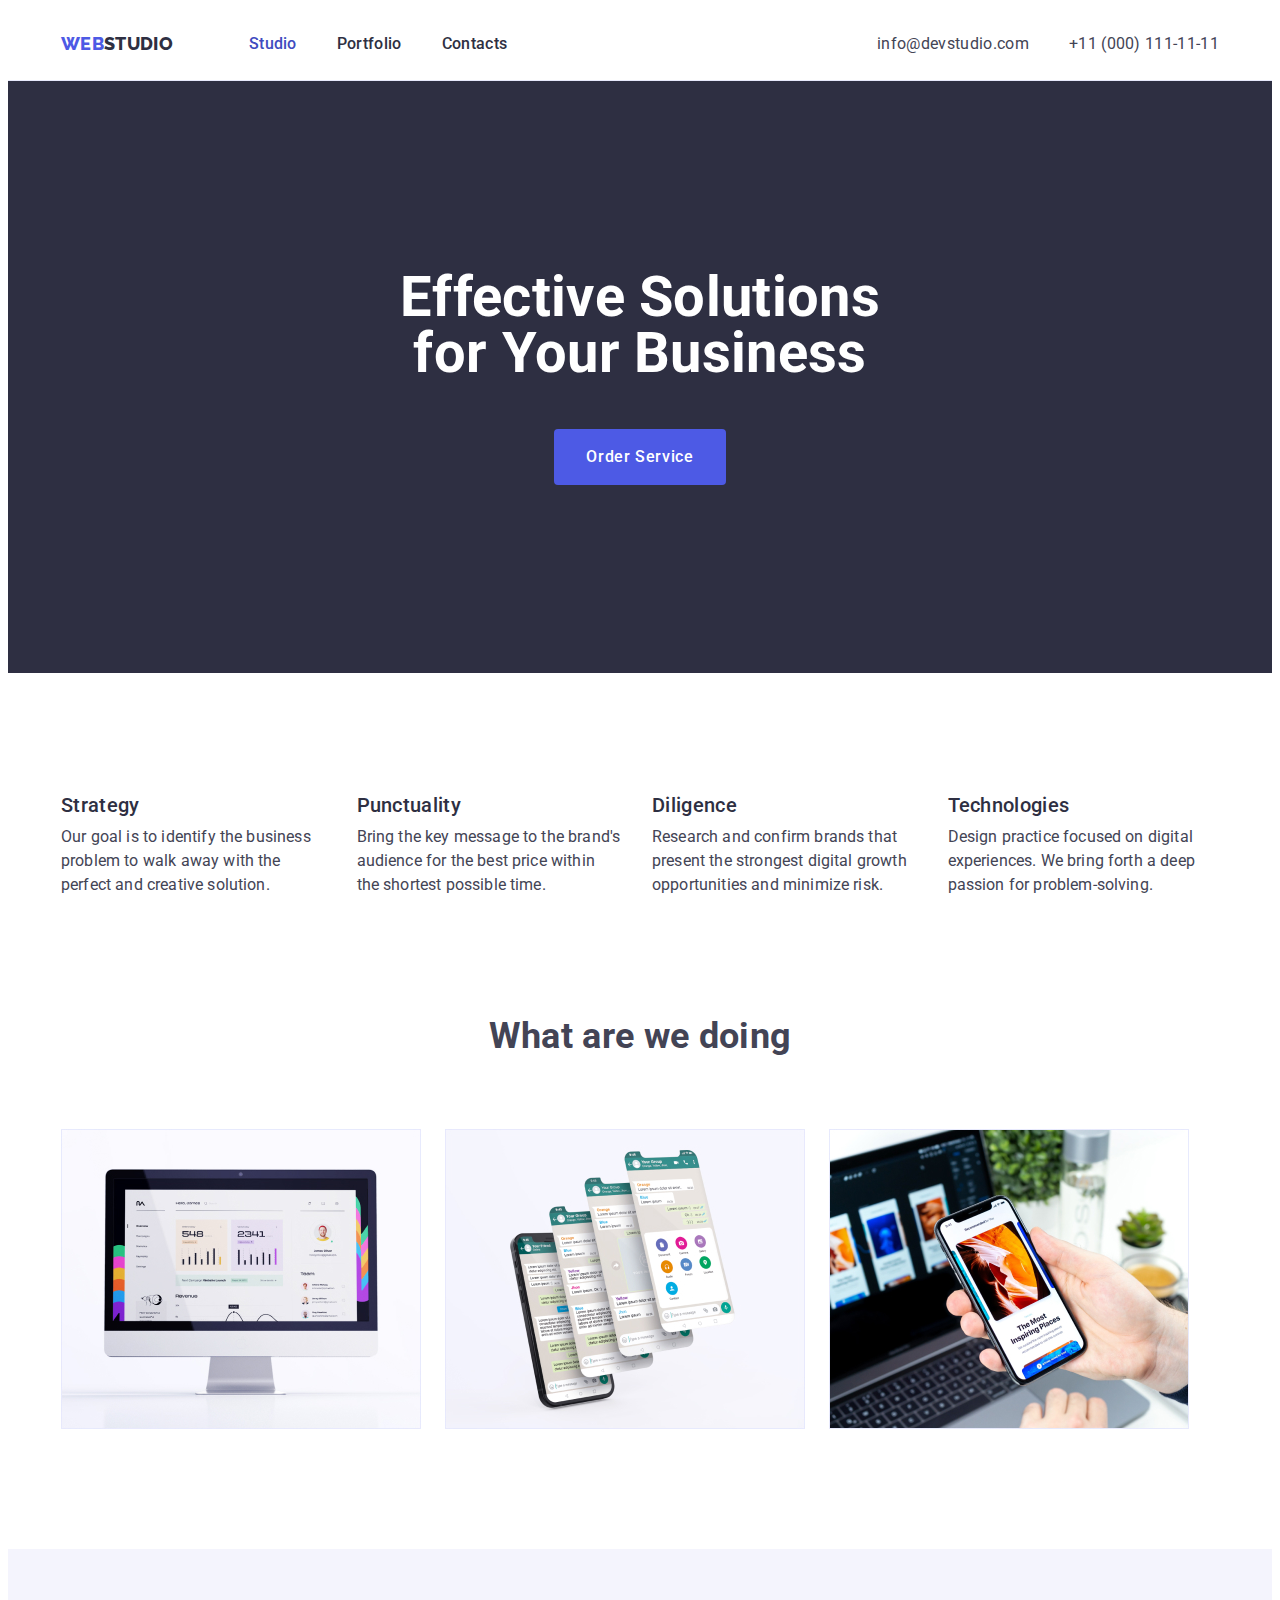
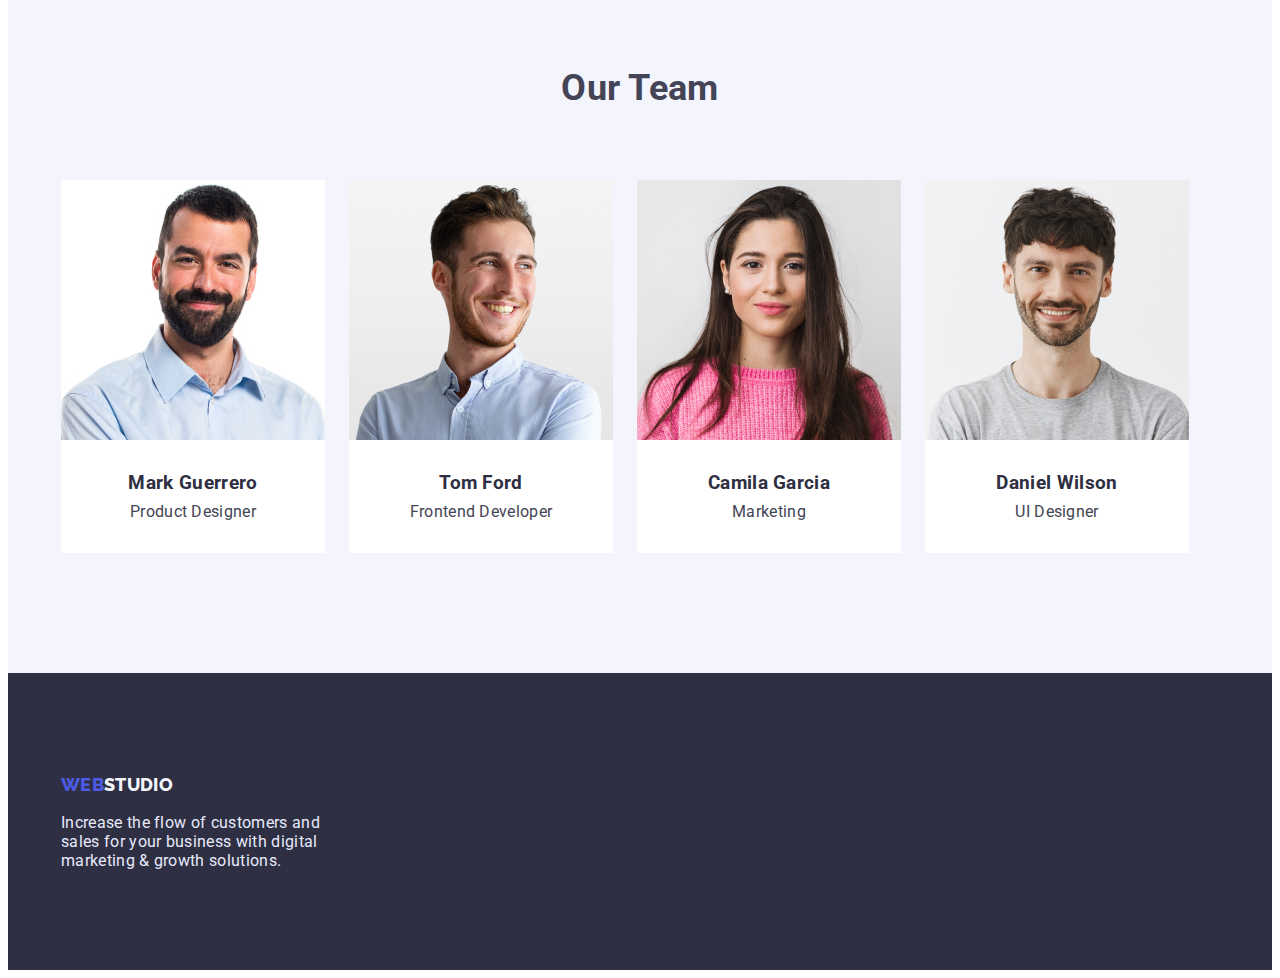
<file: index.html>
<!DOCTYPE html>
<html lang="en">
  <head>
    <meta charset="UTF-8" />
    <meta http-equiv="X-UA-Compatible" content="IE=edge" />
    <meta name="viewport" content="width=device-width, initial-scale=1.0" />
    <link rel="stylesheet" href="./css/styles.css" />
    <title>WEBSTUDIO</title>
    <link rel="preconnect" href="https://fonts.googleapis.com" />
    <link rel="preconnect" href="https://fonts.gstatic.com" crossorigin />
    <link
      rel="stylesheet"
      href="https://cdnjs.cloudflare.com/ajax/libs/modern-normalize/1.1.0/modern-normalize.min.css"
      integrity="sha512-wpPYUAdjBVSE4KJnH1VR1HeZfpl1ub8YT/NKx4PuQ5NmX2tKuGu6U/JRp5y+Y8XG2tV+wKQpNHVUX03MfMFn9Q=="
      crossorigin="anonymous"
      referrerpolicy="no-referrer"
    />
    <link
      href="https://fonts.googleapis.com/css2?family=Raleway:wght@800&family=Roboto:wght@400;500;700;900&display=swap"
      rel="stylesheet"
    />
  </head>
  <body>
    <header class="header">
      <div class="header-cont container">
        <a
          href="./index.html"
          target="_self"
          rel="noreferrer noopener"
          title="WebStudio"
          class="logo link"
        >
          <span class="log-web">WEB</span><span class="log-studio">STUDIO</span>
        </a>

        <nav class="header-nav">
          <ul class="nav-list list">
            <li class="nav-item list">
              <a
                href="#"
                target="_self"
                rel="noreferrer noopener"
                class="header-link link current"
                >Studio</a
              >
            </li>
            <li class="nav-item">
              <a
                href="./portfolio.html"
                target="_self"
                rel="noreferrer noopener"
                class="header-link link"
                >Portfolio</a
              >
            </li>
            <li class="nav-item">
              <a
                href=""
                target="_self"
                rel="noreferrer noopener"
                class="header-link link"
                >Contacts</a
              >
            </li>
          </ul>
        </nav>
        <address class="address">
          <ul class="address-list list">
            <li class="address-item">
              <a href="mailto:info@devstudio.com" class="mail link"
                >info@devstudio.com</a
              >
            </li>
            <li class="address-item">
              <a href="tel:+110001111111" class="phone link"
                >+11 (000) 111-11-11</a
              >
            </li>
          </ul>
        </address>
      </div>
    </header>

    <main class="main">
      <section class="main-text-btn">
        <h1 class="main-text">Effective Solutions for Your Business</h1>
        <div class="main-btn-block">
          <button class="main-btn" type="button">Order Service</button>
        </div>
      </section>

      <section class="section-info container section">
        <h2 class="visually-hidden">Hidden h2</h2>
        <ul class="section-info-list list">
          <li class="section-info-item">
            <h3 class="section-info-title">Strategy</h3>
            <p class="section-info-text">
              Our goal is to identify the business problem to walk away with the
              perfect and creative solution.
            </p>
          </li>
          <li class="section-info-item">
            <h3 class="section-info-title">Punctuality</h3>
            <p class="section-info-text">
              Bring the key message to the brand's audience for the best price
              within the shortest possible time.
            </p>
          </li>
          <li class="section-info-item">
            <h3 class="section-info-title">Diligence</h3>
            <p class="section-info-text">
              Research and confirm brands that present the strongest digital
              growth opportunities and minimize risk.
            </p>
          </li>
          <li class="section-info-item">
            <h3 class="section-info-title">Technologies</h3>
            <p class="section-info-text">
              Design practice focused on digital experiences. We bring forth a
              deep passion for problem-solving.
            </p>
          </li>
        </ul>
      </section>
      <!--about us-->
      <section class="section-about container section">
        <h2 class="title-about">What are we doing</h2>
        <ul class="about-list list">
          <li class="about-item">
            <img
              src="./images/img_1.jpg"
              alt="img 1"
              width="360"
              height="300"
            />
          </li>
          <li class="about-item">
            <img
              src="./images/img_2.jpg"
              alt="img 2"
              width="360"
              height="300"
            />
          </li>
          <li class="about-item">
            <img
              src="./images/img_3.jpg"
              alt="img 3"
              width="360"
              height="300"
            />
          </li>
        </ul>
      </section>
      <!--team list-->
      <section class="team section">
        <div class="container">
          <h2 class="team-title">Our Team</h2>
          <ul class="team-list about-list list">
            <li class="about-team-item">
              <img src="./images/img.jpg" alt="Mark Guerrero" width="264" />
              <h3>Mark Guerrero</h3>
              <p>Product Designer</p>
            </li>
            <li class="about-team-item">
              <img src="./images/imgtom.jpg" alt="Tom Ford" width="264" />
              <h3>Tom Ford</h3>
              <p>Frontend Developer</p>
            </li>
            <li class="about-team-item">
              <img
                src="./images/imgcamila.jpg"
                alt="Camila Garcia"
                width="264"
              />
              <h3>Camila Garcia</h3>
              <p>Marketing</p>
            </li>
            <li class="about-team-item">
              <img
                src="./images/imgdaniel.jpg"
                alt="Daniel Wilson"
                width="264"
              />
              <h3>Daniel Wilson</h3>
              <p>UI Designer</p>
            </li>
          </ul>
        </div>
      </section>
    </main>
    <footer class="footer">
      <div class="footer-container container">
        <a
          href="./index.html"
          target="_self"
          rel="noreferrer noopener"
          title="WebStudio"
          class="logo link"
        >
          <span class="log-web">WEB</span
          ><span class="log-studio-footer">STUDIO</span>
        </a>
        <p class="footer-text">
          Increase the flow of customers and sales for your business with
          digital marketing & growth solutions.
        </p>
      </div>
    </footer>
  </body>
</html>
</file>
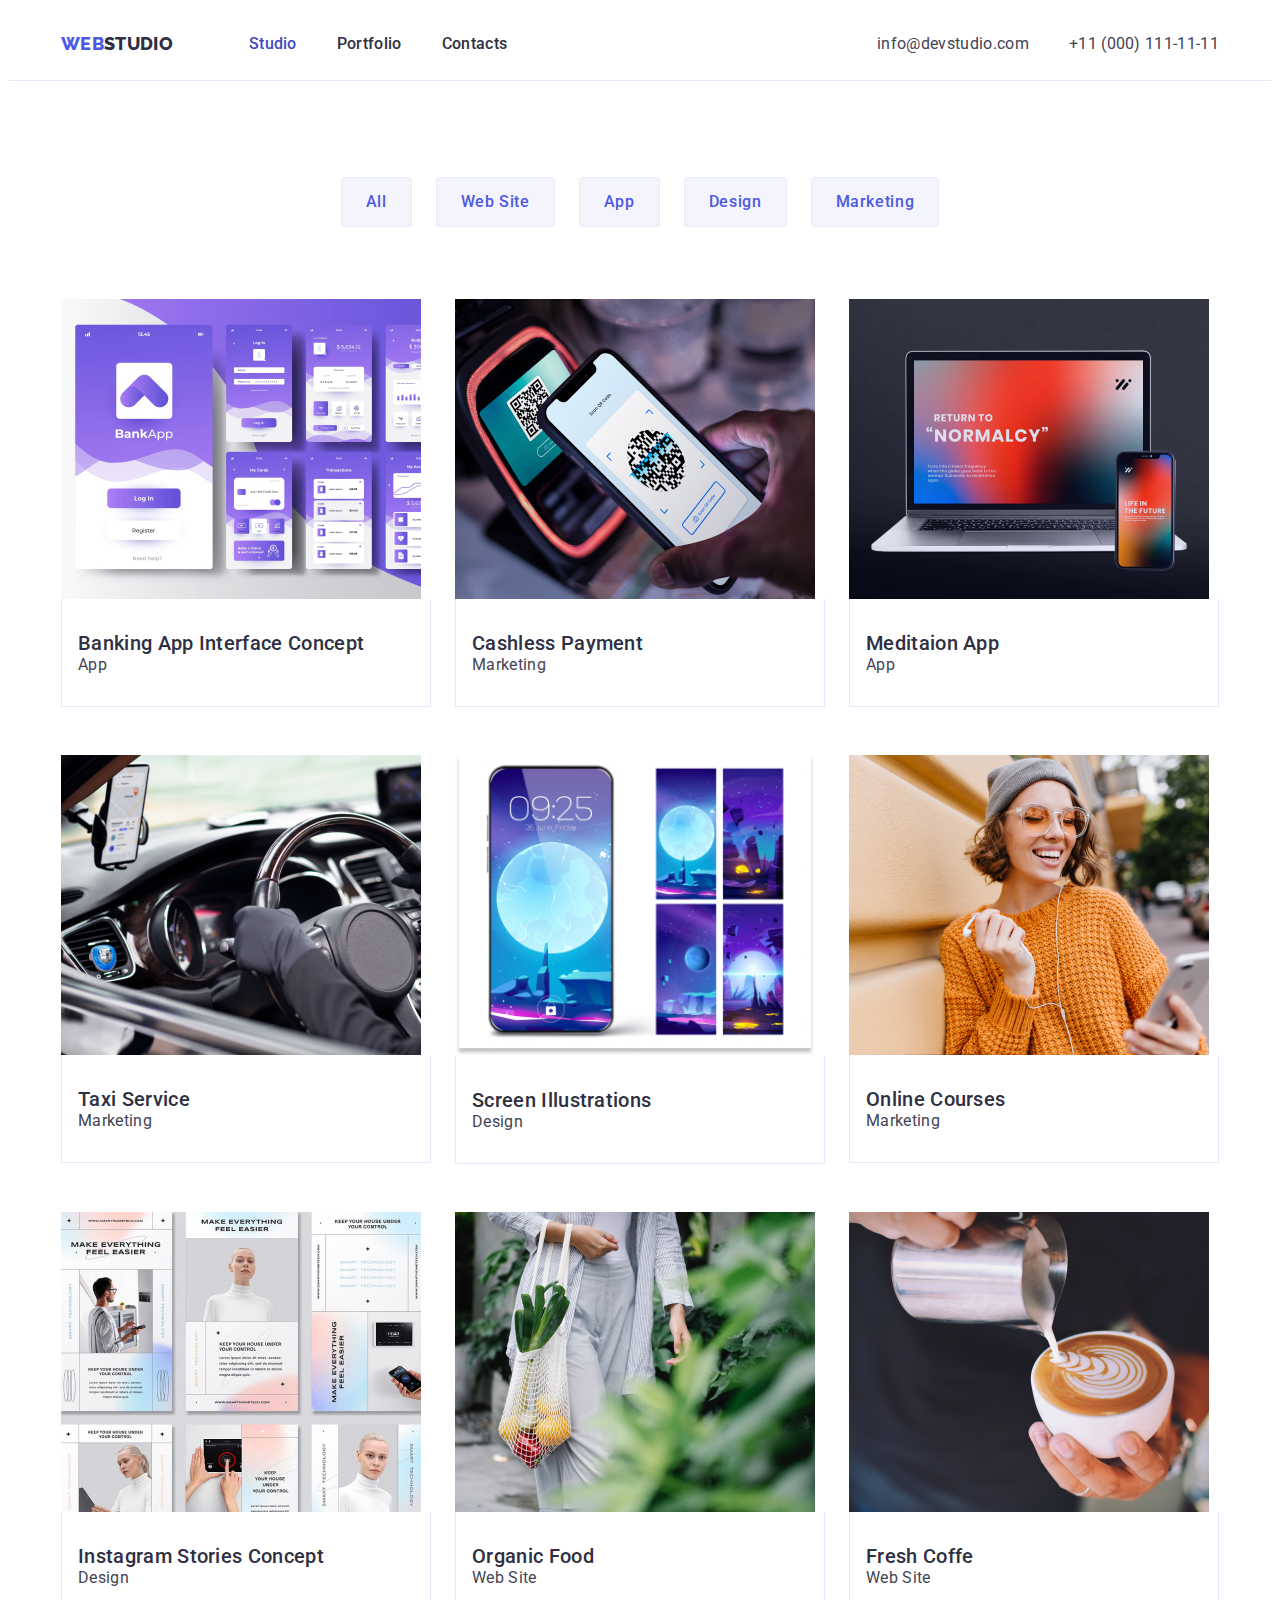
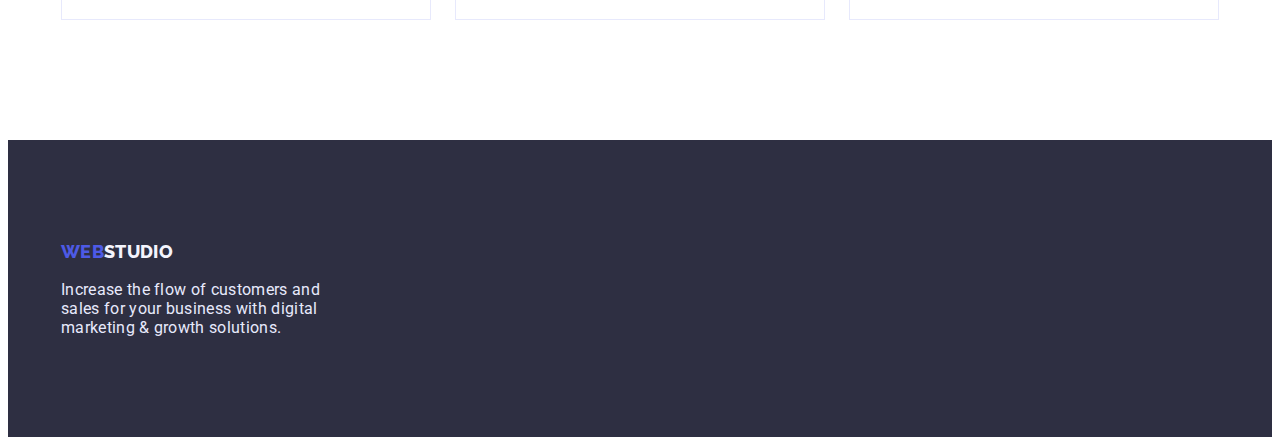
<file: portfolio.html>
<!DOCTYPE html>
<html lang="en">
  <head>
    <meta charset="UTF-8" />
    <meta http-equiv="X-UA-Compatible" content="IE=edge" />
    <meta name="viewport" content="width=device-width, initial-scale=1.0" />
    <link rel="stylesheet" href="./css/styles.css" />
    <title>Portfolio</title>
    <link rel="preconnect" href="https://fonts.googleapis.com" />
    <link rel="preconnect" href="https://fonts.gstatic.com" crossorigin />
    <link
      rel="stylesheet"
      href="https://cdnjs.cloudflare.com/ajax/libs/modern-normalize/1.1.0/modern-normalize.min.css"
      integrity="sha512-wpPYUAdjBVSE4KJnH1VR1HeZfpl1ub8YT/NKx4PuQ5NmX2tKuGu6U/JRp5y+Y8XG2tV+wKQpNHVUX03MfMFn9Q=="
      crossorigin="anonymous"
      referrerpolicy="no-referrer"
    />

    <link
      href="https://fonts.googleapis.com/css2?family=Raleway:wght@800&family=Roboto:wght@400;500;700;900&display=swap"
      rel="stylesheet"
    />
  </head>
  <body>
    <header class="header">
      <div class="header-cont container">
        <a
          href="./index.html"
          target="_self"
          rel="noreferrer noopener"
          title="WebStudio"
          class="logo link"
        >
          <span class="log-web">WEB</span><span class="log-studio">STUDIO</span>
        </a>

        <nav class="header-nav">
          <ul class="nav-list list">
            <li class="nav-item list">
              <a
                href="./index.html"
                target="_self"
                rel="noreferrer noopener"
                class="header-link link current"
                >Studio</a
              >
            </li>
            <li class="nav-item">
              <a
                href="#"
                target="_self"
                rel="noreferrer noopener"
                class="header-link link"
                >Portfolio</a
              >
            </li>
            <li class="nav-item">
              <a
                href=""
                target="_self"
                rel="noreferrer noopener"
                class="header-link link"
                >Contacts</a
              >
            </li>
          </ul>
        </nav>
        <address class="address">
          <ul class="address-list list">
            <li class="address-item">
              <a href="mailto:info@devstudio.com" class="mail link"
                >info@devstudio.com</a
              >
            </li>
            <li class="address-item">
              <a href="tel:+110001111111" class="phone link"
                >+11 (000) 111-11-11</a
              >
            </li>
          </ul>
        </address>
      </div>
    </header>
    <!--main content-->
    <main>
      <section class="main-port">
        <div class="container">
          <h1 class="visually-hidden">Portfolio</h1>
          <!--filter buttons-->
          <ul class="btn-list list">
            <li class="btn-item">
              <button class="btn" type="button">All</button>
            </li>
            <li class="btn-item">
              <button class="btn" type="button">Web Site</button>
            </li>
            <li class="btn-item">
              <button class="btn" type="button">App</button>
            </li>
            <li class="btn-item">
              <button class="btn" type="button">Design</button>
            </li>
            <li class="btn-item">
              <button class="btn" type="button">Marketing</button>
            </li>
          </ul>

          <!--portfolio list-->

          <ul class="list-port list">
            <li class="item-port">
              <a
                href="#"
                class="link-port link"
                target="_self"
                rel="noreferrer noopener"
                ><img
                  class="port-img"
                  src="./images/portfolio/1.jpg"
                  alt="Banking App Interface Concept"
                  width="360"
                />
                <div class="description-port">
                  <h2 class="item-title-port">Banking App Interface Concept</h2>
                  <p class="item-text-port">App</p>
                </div>
              </a>
            </li>
            <li class="item-port">
              <a
                href="#"
                class="link-port link"
                target="_self"
                rel="noreferrer noopener"
              >
                <img
                  class="port-img"
                  src="./images/portfolio/2.jpg"
                  alt="Cashless Payment"
                  width="360"
                />
                <div class="description-port">
                  <h2 class="item-title-port">Cashless Payment</h2>
                  <p class="item-text-port">Marketing</p>
                </div>
              </a>
            </li>
            <li class="item-port">
              <a
                href="#"
                class="link-port link"
                target="_self"
                rel="noreferrer noopener"
              >
                <img
                  class="port-img"
                  src="./images/portfolio/3.jpg"
                  alt="Meditaion App"
                  width="360"
                />
                <div class="description-port">
                <h2 class="item-title-port">Meditaion App</h2>
                <p class="item-text-port">App</p>
                </div>
                </a>
              </li>
                </li>
            </li>
            <li class="item-port">
              <a
                href="#"
                class="link-port link"
                target="_self"
                rel="noreferrer noopener"
              >
                <img
                  class="port-img"
                  src="./images/portfolio/4.jpg"
                  alt="Taxi Service"
                  width="360"
                />
                <div class="description-port">
                <h2 class="item-title-port">Taxi Service</h2>
                <p class="item-text-port">Marketing</p>
                </div>
              </a>
            </li>
            <li class="item-port">
              <a
                href="#"
                class="link-port link"
                target="_self"
                rel="noreferrer noopener"
              >
                <img
                  class="port-img"
                  src="./images/portfolio/5.jpg"
                  alt="Illustrations"
                  width="360"
                />
                <div class="description-port">
                <h2 class="item-title-port">Screen Illustrations</h2>
                <p class="item-text-port">Design</p>
                </div>
              </a>
            </li>
            <li class="item-port">
              <a
                href="#"
                class="link-port link"
                target="_self"
                rel="noreferrer noopener"
              >
                <img
                  class="port-img"
                  src="./images/portfolio/6.jpg"
                  alt="Online Courses"
                  width="360"
                />
                <div class="description-port">
                <h2 class="item-title-port">Online Courses</h2>
                <p class="item-text-port">Marketing</p>
                </div>
              </a>
            </li>
            <li class="item-port">
              <a
                href="#"
                class="link-port link"
                target="_self"
                rel="noreferrer noopener"
              >
                <img
                  class="port-img"
                  src="./images/portfolio/7.jpg"
                  alt="Instagram"
                  width="360"
                />
                <div class="description-port">
                <h2 class="item-title-port">Instagram Stories Concept</h2>
                <p class="item-text-port">Design</p>
                </div>
              </a>
            </li>
            <li class="item-port">
              <a
                href="#"
                class="link-port link"
                target="_self"
                rel="noreferrer noopener"
              >
                <img
                  class="port-img"
                  src="./images/portfolio/8.jpg"
                  alt="Food"
                  width="360"
                />
                <div class="description-port">
                <h2 class="item-title-port">Organic Food</h2>
                <p class="item-text-port">Web Site</p>
                </div>
              </a>
            </li>
            <li class="item-port">
              <a
                href="#"
                class="link-port link"
                target="_self"
                rel="noreferrer noopener"
              >
                <img
                  class="port-img"
                  src="./images/portfolio/9.jpg"
                  alt="Coffe"
                  width="360"
                />
                <div class="description-port">
                <h2 class="item-title-port">Fresh Coffe</h2>
                <p class="item-text-port">Web Site</p>
                </div>
              </a>
            </li>
          </ul>
        </div>
      </section>
    </main>
    <!--footer content-->
    <footer class="footer">
      <div class="footer-container container">
        <a
          href="./index.html"
          target="_self"
          rel="noreferrer noopener"
          title="WebStudio"
          class="logo link"
        >
          <span class="log-web">WEB</span
          ><span class="log-studio-footer">STUDIO</span>
        </a>
        <p class="footer-text">
          Increase the flow of customers and sales for your business with
          digital marketing & growth solutions.
        </p>
      </div>
    </footer>
  </body>
</html>
</file>
<file: css/styles.css>
:root{
        --iris:#4D5AE5;
        --ocean:#404BBF;
        --navy-blue: #2E2F42;
        --green: #31D0AA;
        --slate: #434455;
        --light-slate: #8E8F99;
        --cornflower: #E7E9FC;
        --cloud: #F4F4FD;
        --navy-blue-modal: #2E2F42;
        --grey: #2E2F42;
        --main-color: #FFF;
}

/*html{box-sizing: border-box;}

*, *::before, *::after{
        box-sizing: inherit;
}*/

p,h1,h2,h3,h4,h5,h6 {
        margin: 0;
}

body{
background-color:var(--main-color);
font-family: 'Roboto', sans-serif;
color:var(--slate);
font-style: normal;
font-size: 16px;
letter-spacing: 0.02em;
}

.container{
    width: 1158px;
    padding: 0px 15px 0px 15px;
    margin: 0 auto;
}

img {
        display: block;
        max-width: 100%;
        height: auto;
}

.section{
        padding-bottom: 120px;
        padding-top: 120px;
}

.link {
  text-decoration: none;
  font-style: normal;
  font-family: inherit;
}

a{}

.link:visited{
        color:inherit; 
        text-decoration: none;
}

.list {
  list-style: none;
  padding: 0px;
  margin:0px;
}



.visually-hidden {
        position: absolute;
        white-space: nowrap;
        width: 1px;
        height: 1px;
        overflow: hidden;
        border: 0;
        padding: 0;
        clip: rect(0 0 0 0);
        clip-path: inset(50%);
        margin: -1px;
}

/*titles*/

.title-about, .team-title {
        font-weight: 700;
        font-size: 36px;
        line-height: 1.1em;
}



/*-------logo------*/
a.logo{
        font-family: 'Raleway', sans-serif;
        font-weight: 800;
        font-size: 18px;
        line-height: 1.3em;
        margin-right: 76px;
        }

.log-web{color:#4D5AE5;}
.log-studio{color:#2E2F42;}
.log-studio-footer{color:var(--cloud);}

/*-----------header-------------*/
.header{
        border-bottom: 1px solid var(--cornflower);
        padding-top: 24px;
        padding-bottom: 24px;
}
.header-cont{
        display: flex;
        align-items: center;
        }
/*header*/
.header-nav{}

.nav-list{
        display: flex;
        gap:40px;
}

.nav-item{}

.nav-item > .header-link{
        font-weight: 500;
        line-height: 1.5em;
        color:var(--navy-blue);
}

.header-link:hover,
.header-link:focus,
.header-link.current {
  color:var(--ocean);
}


/*address*/
.address{margin-left: auto;}

.address-list{
        display: flex;
        gap: 40px;
        
}

.address-item{}

.address-item > a {
        color: inherit;
        font-size: 16px;
        line-height: 1.5em;
        }

.mail{}
.phone{}

.address-item .link:hover, 
.address-item .link:focus
{
        color:var(--ocean);
}
/*------------content portfolio-------------*/
.main-port{margin-bottom: 96px;}
/*filter buttons*/


.btn-list{
        display: flex;
        flex-direction: row;
        justify-content: center;
        margin-bottom: 72px;
        margin-top: 96px;
        gap: 24px;
}

.btn-item{}

.btn-item > .btn{   
        cursor: pointer;
        font-weight: 500;
        font-size: 16px;
        line-height: 24px;
        font-family: inherit;
        border: 1px solid var(--cornflower);
        border-radius: 4px;
        background-color:var(--cloud);
        color:var(--iris);
        letter-spacing: 0.04em;
        padding:12px 24px;
        
}

.btn:hover, .btn:focus{
     color:#fff; 
     background: #404BBF;
     border-radius: 4px;
}

/*portfolio(port) list*/


.list-port{
        display:flex;
        flex-wrap: wrap;
        gap:24px;
        }

.item-port{
        width: calc((100% - 48px) / 3);
        padding-bottom: 24px;
}

.item-port:nth-child(n3){margin-right: 0px;}

.item-title-port{
      
}


.item-text-port{
       
}

.description-port{
        padding-top: 32px;
        padding-bottom: 32px;
        padding-left: 16px;
        border-right: 1px solid var(--cornflower);
        border-bottom: 1px solid var(--cornflower);
        border-left: 1px solid var(--cornflower);
}

.port-img{}

.link-port{}

.item-title-port{
        font-weight: 500;
        font-size: 20px;
        line-height: 1.2em;
        color:var(--navy-blue);

}

.item-text-port {
        color:var(--slate);
}

/*------------studio page----------*/
.main{}

/*sec 1*/
.main-text-btn{
        background-color: var(--navy-blue);
        text-align: center;
        padding-top: 188px;
        padding-bottom: 188px;
      }

.main-text{
        display: inline-block;
        color:#fff;
        padding-bottom: 48px;
        max-width: 508px;
        text-align: center;
        font-weight: 700;
        font-size: 56px;
        line-height: 1em;

}
.main-btn-block{text-align: center;}

.main-btn{
        display: inline-block;
        cursor: pointer;
        font-weight: 500;
        font-family: inherit;
        font-size: 16px;
        line-height: 1.5em;
        letter-spacing: 0.04em;
        background-color: var(--iris);
        color: #fff;
        border-radius: 4px;
        border: 0;
        padding:16px 32px;
        min-width: 169px; 
        text-align: center;
        
}

.main-btn:hover,
.main-btn:focus{
        background-color: var(--ocean);
}

/*sec 2 section-info*/
.section-info{}



.section-info-list{
                display: flex;
                column-gap: 24px;
                flex-wrap: nowrap;
               
                
}

.section-info-item{width: calc((100% - 72px) / 4);}

.section-info-text{font-size: 16px;
        line-height: 1.5;
        letter-spacing: 0.01em;
        
        width: 264px;}

.section-info-title{
        color:var(--navy-blue);
        margin-bottom: 8px;
        font-weight: 500;
        font-size: 20px;
        line-height: 1.2em;
}

/*sec 3 about*/
.section-about{
    padding-top:0px;    
}

.title-about{
        text-align: center;
        margin-bottom: 72px;
}



/*sec 4 team*/
.team{
        background-color: var(--cloud);
}



.team-title{}

.about-list{
        display: flex;
        gap:24px;
}

.team-list{

}

.about-team-item{
        background-color: var(--main-color);
        text-align: center;
}

.about-team-item > h3{
        color:var(--navy-blue);
        margin-top: 32px;
}

.about-team-item>p{
        margin-top: 8px;
        margin-bottom: 32px;
}

h2.team-title{text-align: center; margin-bottom: 72px;}

/*------------footer---------------*/
.footer{background-color: var(--navy-blue);}
 .footer-text{
        color:var(--cornflower); 
        width:264px;
        margin-top:16px;
}

.footer-container{
        padding-top:100px;
        padding-bottom: 100px;
}
</file>
